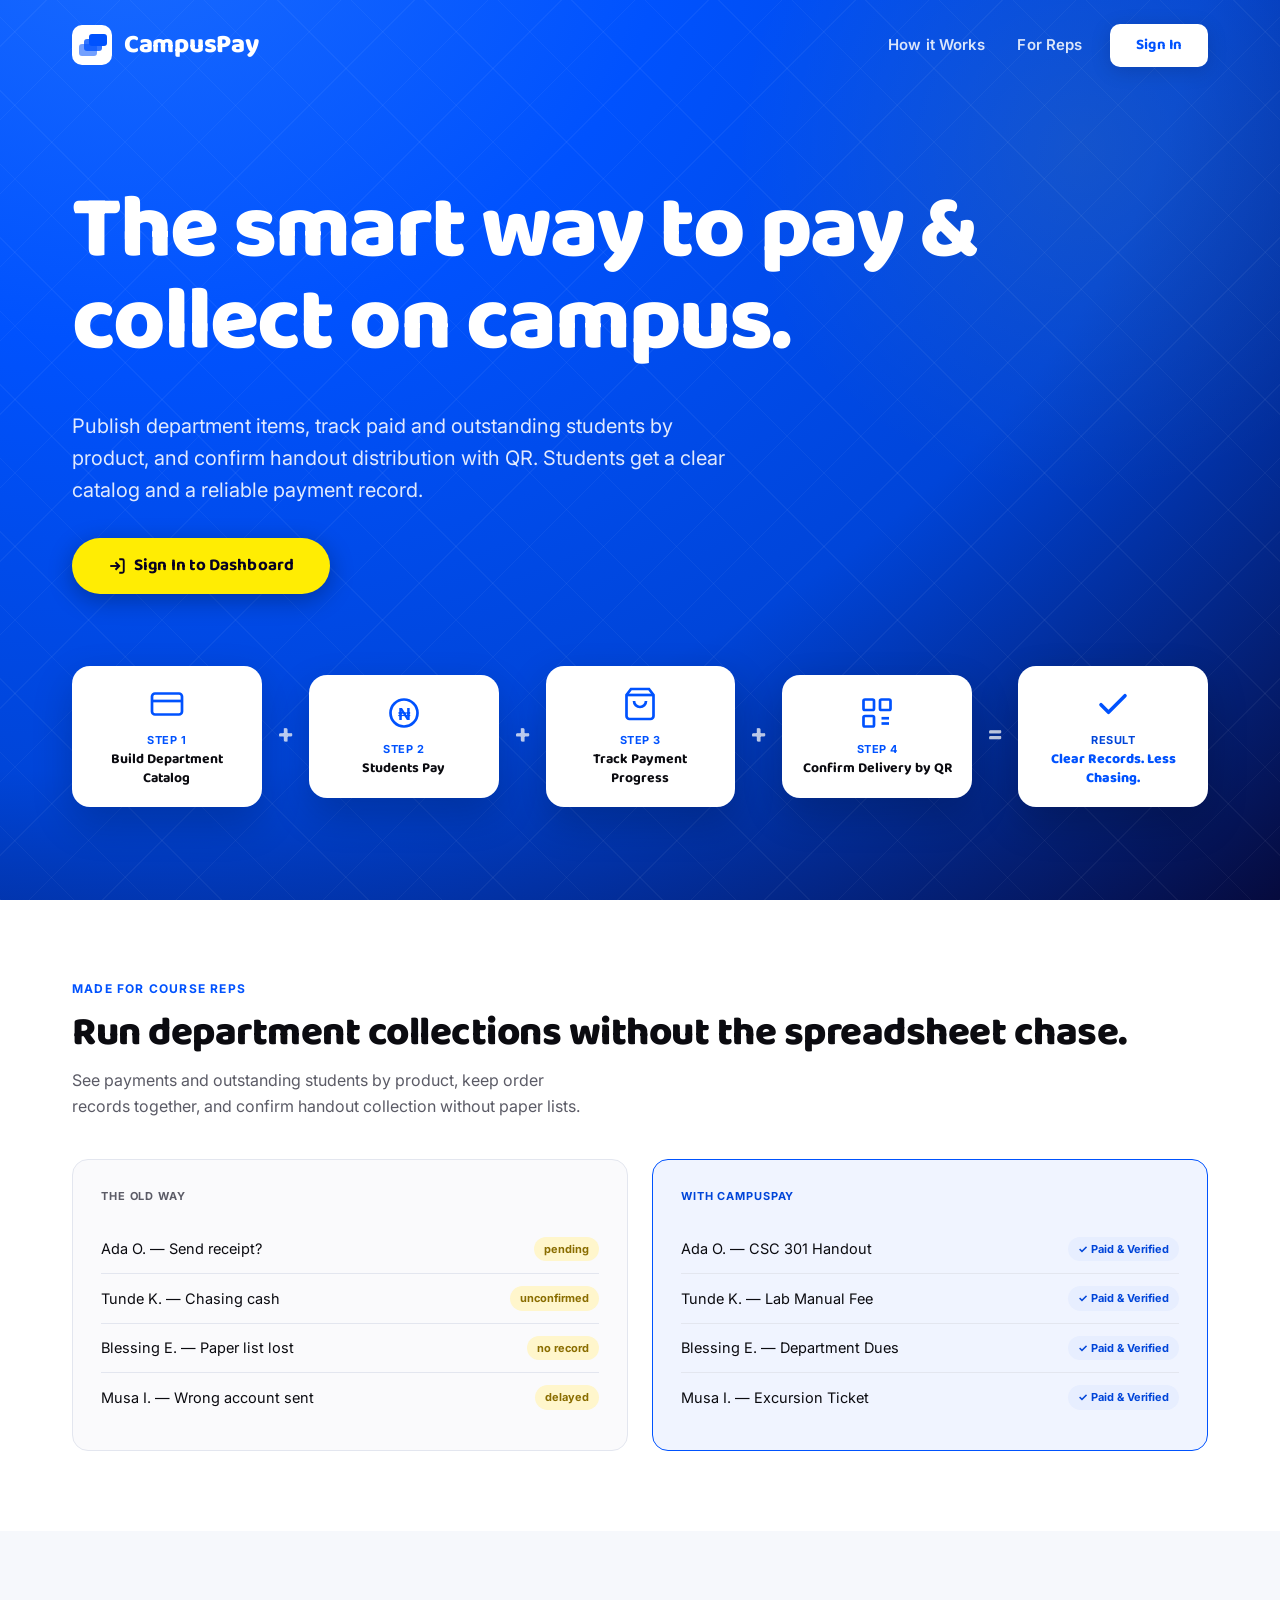
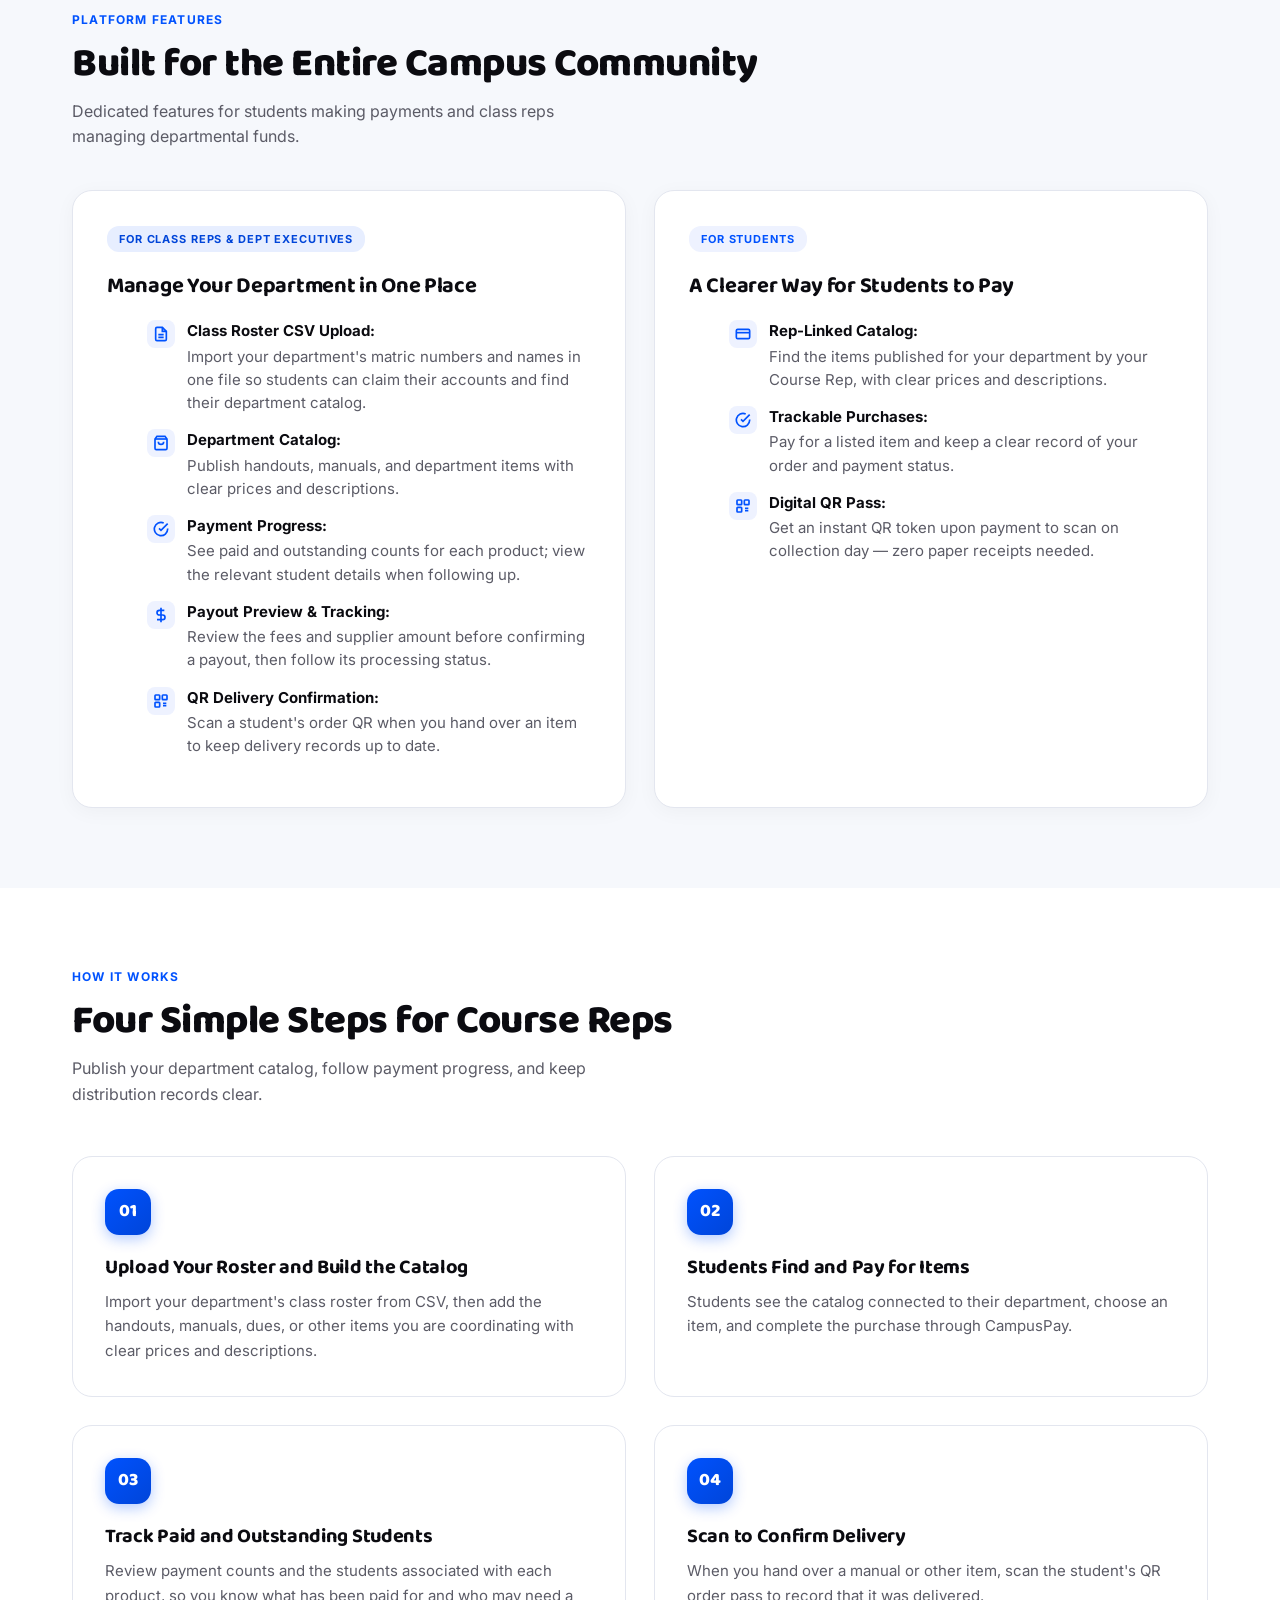
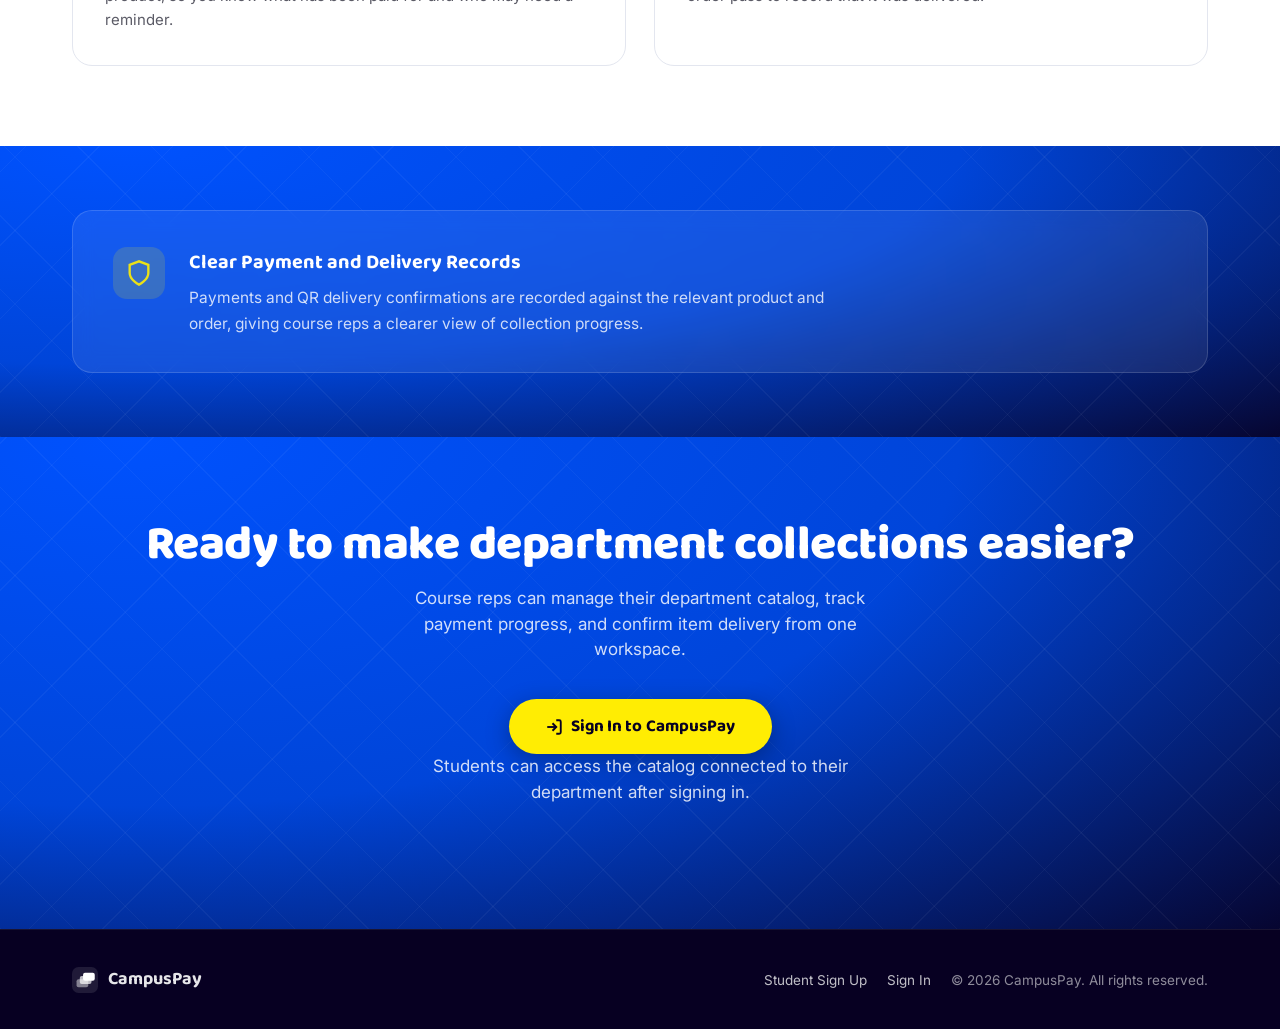
<file: landingPage/index.html>
<!DOCTYPE html>
<html lang="en">
<head>
<meta charset="UTF-8">
<meta name="viewport" content="width=device-width, initial-scale=1.0, maximum-scale=1.0, user-scalable=no">
<title>CampusPay — The Smart Way to Pay & Collect on Campus</title>
<meta name="description" content="CampusPay helps course reps publish department catalogs, track payments by product, and confirm handout delivery with QR scans.">
<meta name="theme-color" content="#0052FE">
<meta name="apple-mobile-web-app-status-bar-style" content="black-translucent">
<link rel="preconnect" href="https://fonts.googleapis.com">
<link rel="preconnect" href="https://fonts.gstatic.com" crossorigin>
<link href="https://fonts.googleapis.com/css2?family=Baloo+2:wght@600;700;800;900&family=Inter:wght@400;500;600;700&display=swap" rel="stylesheet">
<style>
  :root{
    --blue:#0052FE;
    --blue-panel:#0045D9;
    --navy:#070022;
    --yellow:#FFED03;
    --white:#FFFFFF;
    --ink:#0B0B10;
    --ink-soft:#5B5B66;
    --line:#E3E6EF;
  }
  html, body {
    width: 100%;
    max-width: 100%;
    overflow-x: hidden;
    margin: 0;
    padding: 0;
  }
  *{box-sizing:border-box;}
  body{
    color:var(--ink);
    font-family:'Inter',sans-serif;
    background:var(--white);
    line-height:1.5;
    -webkit-text-size-adjust: 100%;
  }
  .display{font-family:'Baloo 2',sans-serif;}
  .wrap{
    width: 100%;
    max-width: 1200px;
    margin: 0 auto;
    padding: 0 32px;
    box-sizing: border-box;
  }

  /* ---------- BRAND BACKDROP ---------- */
  .backdrop{
    position:relative;
    width: 100%;
    max-width: 100%;
    background:radial-gradient(140% 160% at 10% -10%, #1a6bff 0%, var(--blue) 30%, var(--blue-panel) 60%, var(--navy) 100%);
    overflow:hidden;
    min-height:100vh;
    min-height:100dvh;
    display:flex;
    flex-direction:column;
    padding-bottom: 20px;
  }
  .backdrop::before{
    content:"";position:absolute;inset:0;pointer-events:none;
    background-image:
      repeating-linear-gradient(45deg, rgba(255,255,255,.045) 0 1px, transparent 1px 52px),
      repeating-linear-gradient(-45deg, rgba(255,255,255,.045) 0 1px, transparent 1px 52px);
  }
  .backdrop::after{
    content:"";position:absolute;
    width:700px;height:700px;
    border-radius:50%;
    background:radial-gradient(circle, rgba(255,237,3,0.08) 0%, transparent 70%);
    top:-200px;right:-150px;
    pointer-events:none;
  }
  .backdrop > *{position:relative;z-index:1;}
  .backdrop > .wrap{
    flex:1;
    display:flex;
    flex-direction:column;
  }

  /* ---------- HEADER ---------- */
  header{
    padding:24px 0 0;
    display:flex;
    align-items:center;
    justify-content:space-between;
    flex-shrink:0;
    width: 100%;
  }
  .logo{display:flex;align-items:center;gap:12px;text-decoration:none;}
  .logo-mark{width:40px;height:40px;flex:none;}
  .logo-word{font-family:'Baloo 2',sans-serif;font-weight:800;font-size:26px;color:var(--white);letter-spacing:-0.3px;}

  .nav-actions{display:flex;align-items:center;gap:24px;}
  .nav-link{color:rgba(255,255,255,.85);font-weight:600;font-size:15px;text-decoration:none;padding:8px 4px;letter-spacing:0.1px;transition:color 0.2s;}
  .nav-link:hover{color:var(--yellow);}
  .nav-btn{
    background:var(--white);color:var(--blue);font-family:'Baloo 2',sans-serif;
    font-weight:700;font-size:15px;padding:10px 26px;border-radius:10px;text-decoration:none;
    transition:transform 0.2s ease, box-shadow 0.2s ease;
    box-shadow:0 4px 20px rgba(0,0,0,0.15);
    letter-spacing:0.1px;
    white-space: nowrap;
  }
  .nav-btn:hover{transform:translateY(-2px);box-shadow:0 8px 28px rgba(0,0,0,0.25);}

  /* ---------- HERO ---------- */
  .hero{
    flex:1;
    display:flex;
    flex-direction:column;
    justify-content:center;
    padding:24px 0 40px;
    width: 100%;
    min-width: 0;
  }
  h1{
    font-family:'Baloo 2',sans-serif;font-weight:900;color:var(--white);
    font-size:clamp(50px,7vw,90px);
    line-height:1.03;
    letter-spacing:-2px;
    margin-bottom:22px;
    max-width:20ch;
  }
  .hero-sub{
    color:rgba(255,255,255,.88);
    font-size:clamp(16px,1.6vw,20px);
    max-width:52ch;
    line-height:1.6;
    margin-bottom:32px;
    font-weight:400;
  }

  .hero-ctas{display:flex;align-items:center;gap:14px;margin-bottom:40px;flex-wrap:wrap;}
  .btn{
    display:inline-flex;align-items:center;gap:8px;
    background:var(--yellow);color:var(--navy);
    font-family:'Baloo 2',sans-serif;font-weight:700;font-size:17px;
    padding:15px 36px;border-radius:50px;text-decoration:none;
    box-shadow:0 6px 24px rgba(0,0,0,0.3);transition:all 0.25s ease;
    letter-spacing:0.1px;
    white-space: nowrap;
  }
  .btn:hover{transform:translateY(-3px);box-shadow:0 12px 36px rgba(0,0,0,0.4);}
  .btn-outline{
    display:inline-flex;align-items:center;gap:8px;
    background:rgba(255,255,255,0.1);
    backdrop-filter:blur(8px);
    color:var(--white);
    border:1.5px solid rgba(255,255,255,.4);
    padding:14px 30px;
    font-family:'Baloo 2',sans-serif;font-weight:700;font-size:17px;
    border-radius:50px;text-decoration:none;transition:all 0.25s ease;
    letter-spacing:0.1px;
    white-space: nowrap;
  }
  .btn-outline:hover{background:rgba(255,255,255,.18);border-color:rgba(255,255,255,0.7);}

  /* ---------- EQUATION (DESKTOP & TABLET FORMER DESIGN) ---------- */
  .equation-container {
    width: 100%;
    margin-top: 32px;
  }
  .equation{
    display: flex;
    align-items: center;
    gap: 16px;
    width: 100%;
    justify-content: space-between;
  }
  .eq-card, .eq-result {
    background: var(--white);
    border-radius: 18px;
    padding: 20px 18px;
    display: flex;
    flex-direction: column;
    align-items: center;
    gap: 10px;
    flex: 1;
    min-width: 0;
    box-shadow: 0 16px 40px rgba(0,0,0,0.2);
    transition: transform 0.2s ease, box-shadow 0.2s ease;
  }
  .eq-card:hover, .eq-result:hover {
    transform: translateY(-3px);
    box-shadow: 0 22px 50px rgba(0,0,0,0.28);
  }
  .eq-icon {
    display: flex;
    align-items: center;
    justify-content: center;
  }
  .eq-icon svg {
    width: 36px;
    height: 36px;
  }
  .eq-info {
    display: flex;
    flex-direction: column;
    align-items: center;
    gap: 2px;
    text-align: center;
  }
  .eq-step {
    font-size: 11px;
    font-weight: 700;
    color: var(--blue);
    text-transform: uppercase;
    letter-spacing: 0.5px;
  }
  .eq-result .eq-step {
    color: var(--blue-panel);
  }
  .eq-title {
    font-family: 'Baloo 2', sans-serif;
    font-size: 14px;
    font-weight: 700;
    color: var(--ink);
    line-height: 1.3;
  }
  .eq-result .eq-title {
    font-weight: 800;
    color: var(--blue);
  }
  .eq-op {
    font-family: 'Baloo 2', sans-serif;
    font-size: 28px;
    font-weight: 700;
    color: rgba(255,255,255,0.75);
    flex: none;
  }

  /* MOBILE-ONLY STEPPER */
  .equation-mobile {
    display: none;
  }

  /* ---------- COMPARE ---------- */
  .compare{padding:80px 0;}
  .section-label{
    font-size:12px;font-weight:700;letter-spacing:0.1em;text-transform:uppercase;
    color:var(--blue);margin-bottom:12px;
  }
  h2{font-family:'Baloo 2',sans-serif;font-weight:800;font-size:clamp(24px,3.5vw,40px);margin:0 0 12px;letter-spacing:-0.5px;line-height:1.15;}
  .section-sub{color:var(--ink-soft);margin:0 0 40px;max-width:52ch;font-size:16px;line-height:1.6;}
  .split{display:grid;grid-template-columns:1fr 1fr;gap:24px;}
  .panel{border-radius:16px;padding:28px;border:1.5px solid var(--line);background:#FAFAFC;}
  .panel-label{font-size:11px;font-weight:700;letter-spacing:.08em;text-transform:uppercase;color:var(--ink-soft);margin-bottom:20px;}
  .row{display:flex;align-items:center;justify-content:space-between;padding:12px 0;border-bottom:1px solid var(--line);font-size:14.5px;}
  .row:last-child{border-bottom:none;}
  .tag{font-size:11px;font-weight:700;padding:4px 10px;border-radius:20px;}
  .tag.warn{background:#FFF6CC;color:#8A6D00;}
  .tag.ok{background:#E7EEFF;color:var(--blue-panel);display:flex;align-items:center;gap:4px;}

  /* ---------- FEATURES ---------- */
  .features-sec{padding:80px 0;background:#F6F8FC;}
  .grid-2{display:grid;grid-template-columns:1fr 1fr;gap:28px;}
  .rep-card{order:-1;}
  .feat-card{
    background:var(--white);border-radius:20px;padding:34px;
    border:1.5px solid var(--line);
    box-shadow:0 4px 20px rgba(0,0,0,0.04);
    transition:box-shadow 0.25s, transform 0.25s;
  }
  .feat-card:hover{box-shadow:0 10px 40px rgba(0,82,254,0.08);transform:translateY(-2px);}
  .feat-badge{
    font-size:11px;font-weight:700;letter-spacing:.08em;text-transform:uppercase;
    color:var(--blue);background:#EEF2FF;padding:5px 12px;border-radius:12px;display:inline-block;margin-bottom:18px;
  }
  .feat-card h3{font-family:'Baloo 2',sans-serif;font-size:22px;font-weight:700;margin:0 0 16px;letter-spacing:-0.3px;}
  .feat-list{list-style:none;display:flex;flex-direction:column;gap:14px;}
  .feat-item{display:flex;align-items:flex-start;gap:12px;font-size:15px;color:var(--ink-soft);line-height:1.55;}
  .feat-icon{
    width:28px;height:28px;border-radius:8px;background:#EEF2FF;
    display:flex;align-items:center;justify-content:center;flex:none;margin-top:1px;
  }
  .feat-icon svg{width:16px;height:16px;color:var(--blue);}
  .feat-item strong{color:var(--ink);display:block;margin-bottom:2px;}

  /* ---------- STEPS ---------- */
  .steps-sec{padding:80px 0;}
  .steps-grid{
    display:grid;
    grid-template-columns:1fr 1fr;
    gap:28px;
    margin-top:48px;
  }
  .step-card{
    background:var(--white);
    border:1.5px solid var(--line);
    border-radius:20px;
    padding:32px;
    position:relative;
    overflow:hidden;
    transition:box-shadow 0.25s, transform 0.25s;
  }
  .step-card:hover{box-shadow:0 10px 40px rgba(0,82,254,0.08);transform:translateY(-2px);}
  .step-card::before{
    content:"";
    position:absolute;top:0;left:0;right:0;height:3px;
    background:linear-gradient(90deg, var(--blue), #7B9EFF);
    opacity:0;
    transition:opacity 0.25s;
  }
  .step-card:hover::before{opacity:1;}
  .step-num-badge{
    display:inline-flex;align-items:center;justify-content:center;
    width:46px;height:46px;border-radius:14px;
    background:linear-gradient(135deg, var(--blue), var(--blue-panel));
    font-family:'Baloo 2',sans-serif;font-weight:800;font-size:18px;color:var(--white);
    margin-bottom:20px;
    box-shadow:0 4px 14px rgba(0,82,254,0.3);
  }
  .step-card h3{
    font-family:'Baloo 2',sans-serif;font-size:20px;font-weight:700;
    margin:0 0 10px;color:var(--ink);letter-spacing:-0.3px;line-height:1.25;
  }
  .step-card p{color:var(--ink-soft);font-size:15px;line-height:1.65;margin:0;}

  /* ---------- TRUST BAR ---------- */
  .trust-sec{
    background:radial-gradient(130% 150% at 10% 0%, var(--blue) 0%, var(--blue-panel) 50%, var(--navy) 100%);
    padding:64px 0;
    position:relative;overflow:hidden;
  }
  .trust-sec::before{
    content:"";position:absolute;inset:0;pointer-events:none;
    background-image:
      repeating-linear-gradient(45deg, rgba(255,255,255,.04) 0 1px, transparent 1px 52px),
      repeating-linear-gradient(-45deg, rgba(255,255,255,.04) 0 1px, transparent 1px 52px);
  }
  .trust-sec > *{position:relative;z-index:1;}
  .trust-box{
    background:rgba(255,255,255,0.08);
    border:1px solid rgba(255,255,255,0.15);
    backdrop-filter:blur(10px);
    border-radius:20px;padding:36px 40px;
    display:flex;align-items:flex-start;gap:24px;
  }
  .trust-icon{
    width:52px;height:52px;border-radius:14px;
    background:rgba(255,237,3,0.15);
    display:flex;align-items:center;justify-content:center;flex:none;
  }
  .trust-icon svg{width:28px;height:28px;}
  .trust-box h3{font-family:'Baloo 2',sans-serif;font-size:20px;color:var(--white);margin:0 0 8px;font-weight:700;}
  .trust-box p{color:rgba(255,255,255,.8);font-size:15.5px;line-height:1.65;margin:0;max-width:68ch;}

  /* ---------- CTA ---------- */
  .cta-sec{
    background:radial-gradient(130% 150% at 10% 0%, var(--blue) 0%, var(--blue-panel) 50%, var(--navy) 100%);
    padding:80px 0 88px;text-align:center;
    position:relative;overflow:hidden;
  }
  .cta-sec::before{
    content:"";position:absolute;inset:0;pointer-events:none;
    background-image:
      repeating-linear-gradient(45deg, rgba(255,255,255,.04) 0 1px, transparent 1px 52px),
      repeating-linear-gradient(-45deg, rgba(255,255,255,.04) 0 1px, transparent 1px 52px);
  }
  .cta-sec > *{position:relative;z-index:1;}
  .cta-sec h2{color:var(--white);font-size:clamp(26px,4vw,48px);letter-spacing:-0.5px;margin-bottom:14px;}
  .cta-sec p{color:rgba(255,255,255,.82);margin:0 0 36px;font-size:17px;max-width:44ch;margin-left:auto;margin-right:auto;}
  .cta-note{margin-top:20px;font-size:13.5px;color:rgba(255,255,255,.6);}

  /* ---------- FOOTER ---------- */
  footer{background:var(--navy);color:rgba(255,255,255,0.55);padding:36px 0;font-size:13.5px;border-top:1px solid rgba(255,255,255,0.08);}
  .foot-wrap{display:flex;align-items:center;justify-content:space-between;flex-wrap:wrap;gap:16px;}
  .foot-wrap a{color:rgba(255,255,255,0.75);text-decoration:none;margin-left:20px;transition:color 0.2s;}
  .foot-wrap a:hover{color:var(--white);}

  /* MOBILE MEDIA QUERY */
  @media (max-width:768px){
    .wrap{padding:0 20px;}
    .backdrop{
      min-height: 100vh;
      min-height: 100dvh;
      height: 100vh;
      height: 100dvh;
      max-height: 100dvh;
      padding-bottom: 0;
      overflow: hidden;
      display: flex;
      flex-direction: column;
      background: var(--blue);
    }
    .backdrop > .wrap {
      flex: 1;
      display: flex;
      flex-direction: column;
      overflow: hidden;
    }
    header{padding: max(16px, env(safe-area-inset-top)) 0 0; flex-shrink:0;}
    .logo-word{font-size:22px;}
    .logo-mark{width:32px;height:32px;}
    .nav-link{display:none;}
    .nav-btn{padding:9px 18px;font-size:14px;border-radius:10px;}
    .hero{
      padding: 10px 0 14px;
      display: flex;
      flex-direction: column;
      justify-content: space-between;
      flex: 1;
      min-height: 0;
    }
    h1{font-size:clamp(38px, 11vw, 62px);margin-bottom:12px;letter-spacing:-1.5px;line-height:1.04;font-weight:900;}
    .hero-sub{font-size:15px;line-height:1.5;margin-bottom:0;max-width:100%;opacity:0.92;}
    .hero-ctas{flex-direction:column;align-items:stretch;gap:0;margin-bottom:0;width:100%;}
    .btn, .btn-outline{width:100%;justify-content:center;padding:14px 20px;font-size:16px;white-space:normal;border-radius:50px;}
    .btn{box-shadow:0 6px 20px rgba(0,0,0,0.25);}

    /* Hide desktop equation on mobile */
    .equation-container { display: none; }

    /* Mobile stepper — clean dot-progress style */
    .equation-mobile {
      display: flex;
      flex-direction: column;
      align-items: center;
      width: 100%;
      flex-shrink: 0;
    }
    /* Step boxes tabs */
    .m-step-tabs {
      display: flex;
      align-items: center;
      justify-content: space-between;
      gap: 3px;
      margin-bottom: 12px;
      width: 100%;
    }
    .m-tab {
      flex: 1;
      background: rgba(255,255,255,0.15);
      border: 1px solid rgba(255,255,255,0.25);
      color: rgba(255,255,255,0.85);
      font-family: 'Baloo 2', sans-serif;
      font-size: 11.5px;
      font-weight: 700;
      padding: 8px 3px;
      border-radius: 9px;
      text-align: center;
      cursor: pointer;
      transition: all 0.25s ease;
      white-space: nowrap;
    }
    .m-tab.active {
      background: var(--white);
      color: var(--blue);
      border-color: var(--white);
      box-shadow: 0 4px 14px rgba(0,0,0,0.2);
      font-weight: 800;
    }
    .m-tab.m-tab-result.active {
      background: #FFE600;
      color: #00227B;
      border-color: #FFE600;
      box-shadow: 0 4px 14px rgba(255,230,0,0.35);
    }
    .m-tab-op {
      color: rgba(255,255,255,0.7);
      font-family: 'Baloo 2', sans-serif;
      font-size: 14px;
      font-weight: 800;
      flex: none;
      padding: 0 1px;
    }
    /* Hide old badge/progress elements */
    .eq-badge-wrap, .eq-badge, .eq-badge-step { display: none; }
    .eq-progress-bar, .eq-progress-fill { display: none; }
    .m-stage-card {
      background: var(--white);
      border-radius: 18px;
      padding: 18px 20px;
      width: 100%;
      box-shadow: 0 16px 44px rgba(0,0,0,0.25);
      display: flex;
      align-items: center;
      gap: 16px;
    }
    .m-stage-icon {
      width: 52px;
      height: 52px;
      border-radius: 14px;
      background: #EEF2FF;
      display: flex;
      align-items: center;
      justify-content: center;
      flex: none;
    }
    .m-stage-icon svg { width: 26px; height: 26px; }
    .m-stage-info { display: flex; flex-direction: column; gap: 3px; }
    .m-stage-tag { display: none; }
    .m-stage-title { font-family: 'Baloo 2', sans-serif; font-size: 18px; font-weight: 800; color: var(--ink); margin: 0; line-height: 1.2; }
    .m-stage-desc { font-size: 13px; color: var(--ink-soft); margin: 2px 0 0; line-height: 1.4; }
    /* Scroll hint arrow */
    .m-scroll-hint {
      display: flex;
      align-items: center;
      gap: 6px;
      color: rgba(255,255,255,0.65);
      font-size: 12.5px;
      font-weight: 600;
      margin-top: 12px;
      transition: opacity 0.3s;
    }
    .m-scroll-hint.hidden { opacity: 0; pointer-events: none; }
    .m-scroll-hint svg { animation: bounceDown 1.2s ease-in-out infinite; }
    @keyframes bounceDown {
      0%,100% { transform: translateY(0); }
      50% { transform: translateY(4px); }
    }

    .compare{padding:44px 0;}
    .split{grid-template-columns:1fr;gap:16px;}
    .panel{padding:20px 16px;}
    .row{font-size:13px;}

    .features-sec{padding:44px 0;}
    .grid-2{grid-template-columns:1fr;gap:20px;}
    .feat-card{padding:22px 18px;}
    .feat-card h3{font-size:19px;}

    .steps-sec{padding:44px 0;}
    .steps-grid{grid-template-columns:1fr;margin-top:24px;gap:16px;}
    .step-card{padding:22px 18px;}
    .step-card h3{font-size:18px;}

    .trust-sec{padding:36px 0;}
    .trust-box{flex-direction:column;gap:14px;padding:22px 18px;}
    .trust-box h3{font-size:18px;}
    .trust-box p{font-size:14px;}

    .cta-sec{padding:48px 0;}
    .cta-sec h2{font-size:26px;}

    footer{padding:28px 0;}
    .foot-wrap{flex-direction:column;align-items:flex-start;gap:14px;}
    .foot-wrap a{margin-left:0;margin-right:16px;}
  }
</style>
</head>
<body>

<!-- ==================== HERO SECTION ==================== -->
<div class="backdrop" id="heroBackdrop">
  <div class="wrap">
    <header>
      <a href="#" class="logo">
        <svg class="logo-mark" viewBox="0 0 40 40" fill="none">
          <rect width="40" height="40" rx="10" fill="#FFFFFF"/>
          <rect x="7" y="19" width="18" height="12" rx="3" fill="#0052FE" opacity="0.55"/>
          <rect x="12" y="14" width="18" height="12" rx="3" fill="#0052FE" opacity="0.8"/>
          <rect x="17" y="9" width="18" height="12" rx="3" fill="#0052FE"/>
        </svg>
        <span class="logo-word">CampusPay</span>
      </a>

      <div class="nav-actions">
        <a href="#how-it-works" class="nav-link">How it Works</a>
        <a href="#features" class="nav-link">For Reps</a>
        <a href="https://app.campuspay.live/" class="nav-btn">Sign In</a>
      </div>
    </header>

    <div class="hero">
      <h1>The smart way to pay &amp; collect on campus.</h1>
      <p class="hero-sub">Publish department items, track paid and outstanding students by product, and confirm handout distribution with QR. Students get a clear catalog and a reliable payment record.</p>

      <div class="hero-ctas">
        <a href="https://app.campuspay.live/" class="btn">
          <svg width="18" height="18" viewBox="0 0 24 24" fill="none" stroke="currentColor" stroke-width="2.5"><path d="M15 3h4a2 2 0 0 1 2 2v14a2 2 0 0 1-2 2h-4"/><polyline points="10 17 15 12 10 7"/><line x1="15" y1="12" x2="3" y2="12"/></svg>
          Sign In to Dashboard
        </a>
      </div>

      <!-- DESKTOP / TABLET EQUATION -->
      <div class="equation-container">
        <div class="equation">
          <div class="eq-card">
            <div class="eq-icon">
              <svg viewBox="0 0 24 24" fill="none"><rect x="2" y="5" width="20" height="14" rx="2" stroke="#0052FE" stroke-width="1.8"/><line x1="2" y1="10" x2="22" y2="10" stroke="#0052FE" stroke-width="1.8"/></svg>
            </div>
            <div class="eq-info">
              <span class="eq-step">Step 1</span>
              <span class="eq-title">Build Department Catalog</span>
            </div>
          </div>
          <div class="eq-op">+</div>
          <div class="eq-card">
            <div class="eq-icon">
              <svg viewBox="0 0 24 24" fill="none"><circle cx="12" cy="12" r="9" stroke="#0052FE" stroke-width="1.8"/><text x="12" y="16.5" font-size="11" font-weight="700" fill="#0052FE" text-anchor="middle" font-family="Inter">₦</text></svg>
            </div>
            <div class="eq-info">
              <span class="eq-step">Step 2</span>
              <span class="eq-title">Students Pay</span>
            </div>
          </div>
          <div class="eq-op">+</div>
          <div class="eq-card">
            <div class="eq-icon">
              <svg viewBox="0 0 24 24" fill="none"><path d="M6 2L3 6v14a2 2 0 0 0 2 2h14a2 2 0 0 0 2-2V6l-3-4z" stroke="#0052FE" stroke-width="1.8"/><line x1="3" y1="6" x2="21" y2="6" stroke="#0052FE" stroke-width="1.8"/><path d="M16 10a4 4 0 0 1-8 0" stroke="#0052FE" stroke-width="1.8"/></svg>
            </div>
            <div class="eq-info">
              <span class="eq-step">Step 3</span>
              <span class="eq-title">Track Payment Progress</span>
            </div>
          </div>
          <div class="eq-op">+</div>
          <div class="eq-card">
            <div class="eq-icon">
              <svg viewBox="0 0 24 24" fill="none"><rect x="3" y="3" width="7" height="7" rx="1" stroke="#0052FE" stroke-width="1.8"/><rect x="14" y="3" width="7" height="7" rx="1" stroke="#0052FE" stroke-width="1.8"/><rect x="3" y="14" width="7" height="7" rx="1" stroke="#0052FE" stroke-width="1.8"/><line x1="15" y1="15.5" x2="20" y2="15.5" stroke="#0052FE" stroke-width="1.8"/><line x1="15" y1="19" x2="20" y2="19" stroke="#0052FE" stroke-width="1.8"/></svg>
            </div>
            <div class="eq-info">
              <span class="eq-step">Step 4</span>
              <span class="eq-title">Confirm Delivery by QR</span>
            </div>
          </div>
          <div class="eq-op">=</div>
          <div class="eq-result">
            <div class="eq-icon">
              <svg viewBox="0 0 24 24" fill="none"><path d="M4 12.5l5 5L20 6.5" stroke="#0052FE" stroke-width="2.4" stroke-linecap="round" stroke-linejoin="round"/></svg>
            </div>
            <div class="eq-info">
              <span class="eq-step">Result</span>
              <span class="eq-title">Clear Records. Less Chasing.</span>
            </div>
          </div>
        </div>
      </div>

      <!-- MOBILE ONLY COMPACT STEPPER -->
      <div class="equation-mobile">
        <!-- Step boxes tabs with + and = operators -->
        <div class="m-step-tabs" id="mStepTabs">
          <button class="m-tab active" data-mstep="0">Step 1</button>
          <span class="m-tab-op">+</span>
          <button class="m-tab" data-mstep="1">Step 2</button>
          <span class="m-tab-op">+</span>
          <button class="m-tab" data-mstep="2">Step 3</button>
          <span class="m-tab-op">+</span>
          <button class="m-tab" data-mstep="3">Step 4</button>
          <span class="m-tab-op">=</span>
          <button class="m-tab m-tab-result" data-mstep="4">Result</button>
        </div>
        <div class="m-stage-card" id="mStageCard">
          <div class="m-stage-icon" id="mStageIcon">
            <svg viewBox="0 0 24 24" fill="none"><rect x="2" y="5" width="20" height="14" rx="2" stroke="#0052FE" stroke-width="1.8"/><line x1="2" y1="10" x2="22" y2="10" stroke="#0052FE" stroke-width="1.8"/></svg>
          </div>
          <div class="m-stage-info">
          <h3 class="m-stage-title" id="mStageTitle">Build Department Catalog</h3>
          <p class="m-stage-desc" id="mStageDesc">List the handouts, manuals, and department items your students need.</p>
          </div>
        </div>
        <div class="m-scroll-hint" id="mScrollHint">
          <svg width="12" height="12" viewBox="0 0 24 24" fill="none" stroke="currentColor" stroke-width="2.5"><path d="M12 5v14M5 12l7 7 7-7"/></svg>
          <span>Scroll for next step</span>
        </div>
      </div>
    </div>
  </div>
</div>

<!-- ==================== COMPARE SECTION ==================== -->
<div class="compare">
  <div class="wrap">
    <div class="section-label">Made for Course Reps</div>
    <h2>Run department collections without the spreadsheet chase.</h2>
    <p class="section-sub">See payments and outstanding students by product, keep order records together, and confirm handout collection without paper lists.</p>
    <div class="split">
      <div class="panel">
        <div class="panel-label">The Old Way</div>
        <div class="row"><span>Ada O. — Send receipt?</span><span class="tag warn">pending</span></div>
        <div class="row"><span>Tunde K. — Chasing cash</span><span class="tag warn">unconfirmed</span></div>
        <div class="row"><span>Blessing E. — Paper list lost</span><span class="tag warn">no record</span></div>
        <div class="row"><span>Musa I. — Wrong account sent</span><span class="tag warn">delayed</span></div>
      </div>
      <div class="panel" style="border-color:var(--blue);background:#F0F4FF;">
        <div class="panel-label" style="color:var(--blue-panel);">With CampusPay</div>
        <div class="row"><span>Ada O. — CSC 301 Handout</span><span class="tag ok">✓ Paid & Verified</span></div>
        <div class="row"><span>Tunde K. — Lab Manual Fee</span><span class="tag ok">✓ Paid & Verified</span></div>
        <div class="row"><span>Blessing E. — Department Dues</span><span class="tag ok">✓ Paid & Verified</span></div>
        <div class="row"><span>Musa I. — Excursion Ticket</span><span class="tag ok">✓ Paid & Verified</span></div>
      </div>
    </div>
  </div>
</div>

<!-- ==================== FEATURES SECTION ==================== -->
<div id="features" class="features-sec">
  <div class="wrap">
    <div class="section-label">Platform Features</div>
    <h2>Built for the Entire Campus Community</h2>
    <p class="section-sub">Dedicated features for students making payments and class reps managing departmental funds.</p>

    <div class="grid-2">
      <!-- STUDENT CARD -->
      <div class="feat-card student-card">
        <span class="feat-badge">For Students</span>
        <h3>A Clearer Way for Students to Pay</h3>
        <ul class="feat-list">
          <li class="feat-item">
            <div class="feat-icon">
              <svg viewBox="0 0 24 24" fill="none" stroke="currentColor" stroke-width="2.5"><rect x="2" y="5" width="20" height="14" rx="2"/><line x1="2" y1="10" x2="22" y2="10"/></svg>
            </div>
            <div><strong>Rep-Linked Catalog:</strong> Find the items published for your department by your Course Rep, with clear prices and descriptions.</div>
          </li>
          <li class="feat-item">
            <div class="feat-icon">
              <svg viewBox="0 0 24 24" fill="none" stroke="currentColor" stroke-width="2.5"><path d="M22 11.08V12a10 10 0 1 1-5.93-9.14"/><polyline points="22 4 12 14.01 9 11.01"/></svg>
            </div>
            <div><strong>Trackable Purchases:</strong> Pay for a listed item and keep a clear record of your order and payment status.</div>
          </li>
          <li class="feat-item">
            <div class="feat-icon">
              <svg viewBox="0 0 24 24" fill="none" stroke="currentColor" stroke-width="2.5"><rect x="3" y="3" width="7" height="7" rx="1"/><rect x="14" y="3" width="7" height="7" rx="1"/><rect x="3" y="14" width="7" height="7" rx="1"/><line x1="15" y1="15.5" x2="20" y2="15.5"/><line x1="15" y1="19" x2="20" y2="19"/></svg>
            </div>
            <div><strong>Digital QR Pass:</strong> Get an instant QR token upon payment to scan on collection day — zero paper receipts needed.</div>
          </li>
        </ul>
      </div>

      <!-- REP CARD -->
      <div class="feat-card rep-card">
        <span class="feat-badge" style="color:var(--blue-panel);background:#E7EEFF;">For Class Reps & Dept Executives</span>
        <h3>Manage Your Department in One Place</h3>
        <ul class="feat-list">
          <li class="feat-item">
            <div class="feat-icon">
              <svg viewBox="0 0 24 24" fill="none" stroke="currentColor" stroke-width="2.5"><path d="M14 2H6a2 2 0 0 0-2 2v16a2 2 0 0 0 2 2h12a2 2 0 0 0 2-2V8z"/><polyline points="14 2 14 8 20 8"/><path d="M8 13h8M8 17h8"/></svg>
            </div>
            <div><strong>Class Roster CSV Upload:</strong> Import your department's matric numbers and names in one file so students can claim their accounts and find their department catalog.</div>
          </li>
          <li class="feat-item">
            <div class="feat-icon">
              <svg viewBox="0 0 24 24" fill="none" stroke="currentColor" stroke-width="2.5"><path d="M6 2L3 6v14a2 2 0 0 0 2 2h14a2 2 0 0 0 2-2V6l-3-4z"/><line x1="3" y1="6" x2="21" y2="6"/><path d="M16 10a4 4 0 0 1-8 0"/></svg>
            </div>
            <div><strong>Department Catalog:</strong> Publish handouts, manuals, and department items with clear prices and descriptions.</div>
          </li>
          <li class="feat-item">
            <div class="feat-icon">
              <svg viewBox="0 0 24 24" fill="none" stroke="currentColor" stroke-width="2.5"><path d="M22 11.08V12a10 10 0 1 1-5.93-9.14"/><polyline points="22 4 12 14.01 9 11.01"/></svg>
            </div>
            <div><strong>Payment Progress:</strong> See paid and outstanding counts for each product; view the relevant student details when following up.</div>
          </li>
          <li class="feat-item">
            <div class="feat-icon">
              <svg viewBox="0 0 24 24" fill="none" stroke="currentColor" stroke-width="2.5"><line x1="12" y1="1" x2="12" y2="23"/><path d="M17 5H9.5a3.5 3.5 0 0 0 0 7h5a3.5 3.5 0 0 1 0 7H6"/></svg>
            </div>
            <div><strong>Payout Preview &amp; Tracking:</strong> Review the fees and supplier amount before confirming a payout, then follow its processing status.</div>
          </li>
          <li class="feat-item">
            <div class="feat-icon">
              <svg viewBox="0 0 24 24" fill="none" stroke="currentColor" stroke-width="2.5"><rect x="3" y="3" width="7" height="7" rx="1"/><rect x="14" y="3" width="7" height="7" rx="1"/><rect x="3" y="14" width="7" height="7" rx="1"/><line x1="15" y1="15.5" x2="20" y2="15.5"/><line x1="15" y1="19" x2="20" y2="19"/></svg>
            </div>
            <div><strong>QR Delivery Confirmation:</strong> Scan a student's order QR when you hand over an item to keep delivery records up to date.</div>
          </li>
        </ul>
      </div>
    </div>
  </div>
</div>

<!-- ==================== HOW IT WORKS ==================== -->
<div id="how-it-works" class="steps-sec">
  <div class="wrap">
    <div class="section-label">How It Works</div>
    <h2>Four Simple Steps for Course Reps</h2>
    <p class="section-sub">Publish your department catalog, follow payment progress, and keep distribution records clear.</p>

    <div class="steps-grid">
      <div class="step-card">
        <div class="step-num-badge">01</div>
        <h3>Upload Your Roster and Build the Catalog</h3>
        <p>Import your department's class roster from CSV, then add the handouts, manuals, dues, or other items you are coordinating with clear prices and descriptions.</p>
      </div>

      <div class="step-card">
        <div class="step-num-badge">02</div>
        <h3>Students Find and Pay for Items</h3>
        <p>Students see the catalog connected to their department, choose an item, and complete the purchase through CampusPay.</p>
      </div>

      <div class="step-card">
        <div class="step-num-badge">03</div>
        <h3>Track Paid and Outstanding Students</h3>
        <p>Review payment counts and the students associated with each product, so you know what has been paid for and who may need a reminder.</p>
      </div>

      <div class="step-card">
        <div class="step-num-badge">04</div>
        <h3>Scan to Confirm Delivery</h3>
        <p>When you hand over a manual or other item, scan the student's QR order pass to record that it was delivered.</p>
      </div>
    </div>
  </div>
</div>

<!-- ==================== TRUST + CTA ==================== -->
<div class="trust-sec">
  <div class="wrap">
    <div class="trust-box">
      <div class="trust-icon">
        <svg viewBox="0 0 24 24" fill="none" stroke="rgba(255,237,3,0.9)" stroke-width="2">
          <path d="M12 22s8-4 8-10V5l-8-3-8 3v7c0 6 8 10 8 10z"/>
        </svg>
      </div>
      <div>
        <h3>Clear Payment and Delivery Records</h3>
        <p>Payments and QR delivery confirmations are recorded against the relevant product and order, giving course reps a clearer view of collection progress.</p>
      </div>
    </div>
  </div>
</div>

<div class="cta-sec">
  <div class="wrap">
    <h2 class="display">Ready to make department collections easier?</h2>
    <p>Course reps can manage their department catalog, track payment progress, and confirm item delivery from one workspace.</p>
    <a class="btn" href="https://app.campuspay.live/" style="display:inline-flex;">
      <svg width="18" height="18" viewBox="0 0 24 24" fill="none" stroke="currentColor" stroke-width="2.5"><path d="M15 3h4a2 2 0 0 1 2 2v14a2 2 0 0 1-2 2h-4"/><polyline points="10 17 15 12 10 7"/><line x1="15" y1="12" x2="3" y2="12"/></svg>
      Sign In to CampusPay
    </a>
    <p class="cta-note">Students can access the catalog connected to their department after signing in.</p>
  </div>
</div>

<!-- ==================== FOOTER ==================== -->
<footer>
  <div class="wrap foot-wrap">
    <div style="display:flex;align-items:center;gap:10px;">
      <svg width="26" height="26" viewBox="0 0 40 40" fill="none">
        <rect width="40" height="40" rx="10" fill="rgba(255,255,255,0.1)"/>
        <rect x="7" y="19" width="18" height="12" rx="3" fill="#FFFFFF" opacity="0.45"/>
        <rect x="12" y="14" width="18" height="12" rx="3" fill="#FFFFFF" opacity="0.7"/>
        <rect x="17" y="9" width="18" height="12" rx="3" fill="#FFFFFF"/>
      </svg>
      <span style="font-family:'Baloo 2',sans-serif;font-size:18px;font-weight:700;color:rgba(255,255,255,0.9);">CampusPay</span>
    </div>

    <div style="display:flex;align-items:center;">
      <a href="https://app.campuspay.live/">Student Sign Up</a>
      <a href="https://app.campuspay.live/">Sign In</a>
      <span style="margin-left:20px;">&copy; 2026 CampusPay. All rights reserved.</span>
    </div>
  </div>
</footer>

<script>
  (function() {
    /* ============================================================
       MOBILE STEP SCROLL-LOCK
       - On mobile only, intercept wheel & touch events
       - While steps are not complete, prevent default scroll
         and advance steps instead
       - Once all 5 steps shown, release lock and allow normal scroll
    ============================================================ */
    const TOTAL_STEPS = 5;
    const stepsData = [
      {
        tag: 'STEP 1 OF 4',
        title: 'Build Department Catalog',
        desc: 'List the handouts, manuals, and department items your students need.',
        icon: '<svg viewBox="0 0 24 24" fill="none"><rect x="2" y="5" width="20" height="14" rx="2" stroke="#0052FE" stroke-width="1.8"/><line x1="2" y1="10" x2="22" y2="10" stroke="#0052FE" stroke-width="1.8"/></svg>'
      },
      {
        tag: 'STEP 2 OF 4',
        title: 'Students Pay',
        desc: 'Students find the catalog connected to their department and pay for the items they need.',
        icon: '<svg viewBox="0 0 24 24" fill="none"><circle cx="12" cy="12" r="9" stroke="#0052FE" stroke-width="1.8"/><text x="12" y="16.5" font-size="11" font-weight="700" fill="#0052FE" text-anchor="middle" font-family="Inter">₦</text></svg>'
      },
      {
        tag: 'STEP 3 OF 4',
        title: 'Track Payment Progress',
        desc: 'See paid and outstanding counts for each product and follow up where needed.',
        icon: '<svg viewBox="0 0 24 24" fill="none"><path d="M6 2L3 6v14a2 2 0 0 0 2 2h14a2 2 0 0 0 2-2V6l-3-4z" stroke="#0052FE" stroke-width="1.8"/><line x1="3" y1="6" x2="21" y2="6" stroke="#0052FE" stroke-width="1.8"/><path d="M16 10a4 4 0 0 1-8 0" stroke="#0052FE" stroke-width="1.8"/></svg>'
      },
      {
        tag: 'STEP 4 OF 4',
        title: 'Confirm Delivery by QR',
        desc: 'Scan the student’s order QR when handing over an item to record delivery.',
        icon: '<svg viewBox="0 0 24 24" fill="none"><rect x="3" y="3" width="7" height="7" rx="1" stroke="#0052FE" stroke-width="1.8"/><rect x="14" y="3" width="7" height="7" rx="1" stroke="#0052FE" stroke-width="1.8"/><rect x="3" y="14" width="7" height="7" rx="1" stroke="#0052FE" stroke-width="1.8"/><line x1="15" y1="15.5" x2="20" y2="15.5" stroke="#0052FE" stroke-width="1.8"/><line x1="15" y1="19" x2="20" y2="19" stroke="#0052FE" stroke-width="1.8"/></svg>'
      },
      {
        tag: '= RESULT',
        title: 'Clear Records. Less Chasing.',
        desc: 'Keep payment progress and delivery confirmations together in one clear record.',
        icon: '<svg viewBox="0 0 24 24" fill="none"><path d="M4 12.5l5 5L20 6.5" stroke="#0052FE" stroke-width="2.4" stroke-linecap="round" stroke-linejoin="round"/></svg>'
      }
    ];

    const scrollHint = document.getElementById('mScrollHint');
    const mIcon      = document.getElementById('mStageIcon');
    const mTitle     = document.getElementById('mStageTitle');
    const mDesc      = document.getElementById('mStageDesc');
    const mStageCard = document.getElementById('mStageCard');
    const mobileTabs = document.querySelectorAll('.m-tab');

    let currentStep = 0;
    let stepsComplete = false;  // true after the last step is reached
    let isLocked = false;       // true while page is at top and steps not done
    let touchStartY = 0;
    let stepCooldown = false;   // debounce rapid wheel events

    function isMobile() {
      return window.innerWidth <= 768;
    }

    function updateStepUI(idx, animate) {
      currentStep = idx;
      stepsComplete = (idx >= TOTAL_STEPS - 1);

      // Update step tabs
      mobileTabs.forEach((tab, i) => {
        if (i === idx) tab.classList.add('active');
        else tab.classList.remove('active');
      });

      // Card content with subtle slide-in
      if (mIcon && mTitle && mDesc) {
        const d = stepsData[idx];
        if (animate) {
          mStageCard.style.opacity = '0';
          mStageCard.style.transform = 'translateY(8px)';
          requestAnimationFrame(() => {
            mIcon.innerHTML   = d.icon;
            mTitle.textContent = d.title;
            mDesc.textContent  = d.desc;
            requestAnimationFrame(() => {
              mStageCard.style.transition = 'opacity 0.28s ease, transform 0.28s ease';
              mStageCard.style.opacity = '1';
              mStageCard.style.transform = 'translateY(0)';
            });
          });
        } else {
          mIcon.innerHTML   = d.icon;
          mTitle.textContent = d.title;
          mDesc.textContent  = d.desc;
        }
      }

      // Scroll hint
      if (scrollHint) {
        scrollHint.classList.toggle('hidden', stepsComplete);
      }

      // Once all done, release lock
      if (stepsComplete) {
        isLocked = false;
      }
    }

    // Step box tab click = jump to that step
    mobileTabs.forEach((tab, idx) => {
      tab.addEventListener('click', () => {
        updateStepUI(idx, true);
        if (idx === TOTAL_STEPS - 1) stepsComplete = true;
      });
    });

    // -------- Lock management --------
    function lockPage() {
      if (isLocked) return;
      // Scroll to very top of page so hero is fully in view
      window.scrollTo({ top: 0 });
      isLocked = true;
    }

    function advanceStep() {
      if (currentStep < TOTAL_STEPS - 1) {
        updateStepUI(currentStep + 1, true);
      } else {
        // All steps done – release
        stepsComplete = true;
        isLocked = false;
      }
    }

    function retreatStep() {
      if (currentStep > 0) {
        updateStepUI(currentStep - 1, true);
        stepsComplete = false;
        isLocked = true;  // re-lock if user scrolls back up into steps
      }
    }

    // -------- Wheel handler --------
    function onWheel(e) {
      if (!isMobile()) return;

      const atTop = window.scrollY <= 10;

      // Activate lock when at top and steps not done
      if (atTop && !stepsComplete) {
        isLocked = true;
      }

      if (!isLocked) return;

      // Prevent page from scrolling
      e.preventDefault();

      if (stepCooldown) return;
      stepCooldown = true;
      setTimeout(() => { stepCooldown = false; }, 380);

      if (e.deltaY > 0) {
        advanceStep();
      } else if (e.deltaY < 0) {
        retreatStep();
      }
    }

    // -------- Touch handlers --------
    function onTouchStart(e) {
      if (!isMobile()) return;
      touchStartY = e.touches[0].clientY;
    }

    function onTouchMove(e) {
      if (!isMobile()) return;

      const atTop = window.scrollY <= 10;
      if (atTop && !stepsComplete) {
        isLocked = true;
      }

      if (!isLocked) return;
      e.preventDefault();
    }

    function onTouchEnd(e) {
      if (!isMobile() || !isLocked) return;

      const dy = touchStartY - e.changedTouches[0].clientY;
      if (Math.abs(dy) < 20) return; // too small a swipe

      if (stepCooldown) return;
      stepCooldown = true;
      setTimeout(() => { stepCooldown = false; }, 380);

      if (dy > 0) {
        advanceStep(); // swipe up = next step
      } else {
        retreatStep(); // swipe down = prev step
      }
    }

    // -------- Scroll listener: re-lock if user scrolls back to top --------
    function onScroll() {
      if (!isMobile()) return;
      if (isLocked && window.scrollY > 0) {
        window.scrollTo(0, 0);
      } else if (window.scrollY <= 5 && !stepsComplete) {
        isLocked = true;
      }
    }

    // Attach with { passive:false } so we can preventDefault
    window.addEventListener('wheel',      onWheel,      { passive: false });
    window.addEventListener('touchstart', onTouchStart, { passive: true });
    window.addEventListener('touchmove',  onTouchMove,  { passive: false });
    window.addEventListener('touchend',   onTouchEnd,   { passive: true });
    window.addEventListener('scroll',     onScroll,     { passive: true });

    // Init
    updateStepUI(0, false);
    // Start locked on mobile
    if (isMobile()) {
      isLocked = true;
      window.scrollTo({ top: 0 });
    }
  })();
</script>
</body>
</html>
</file>
